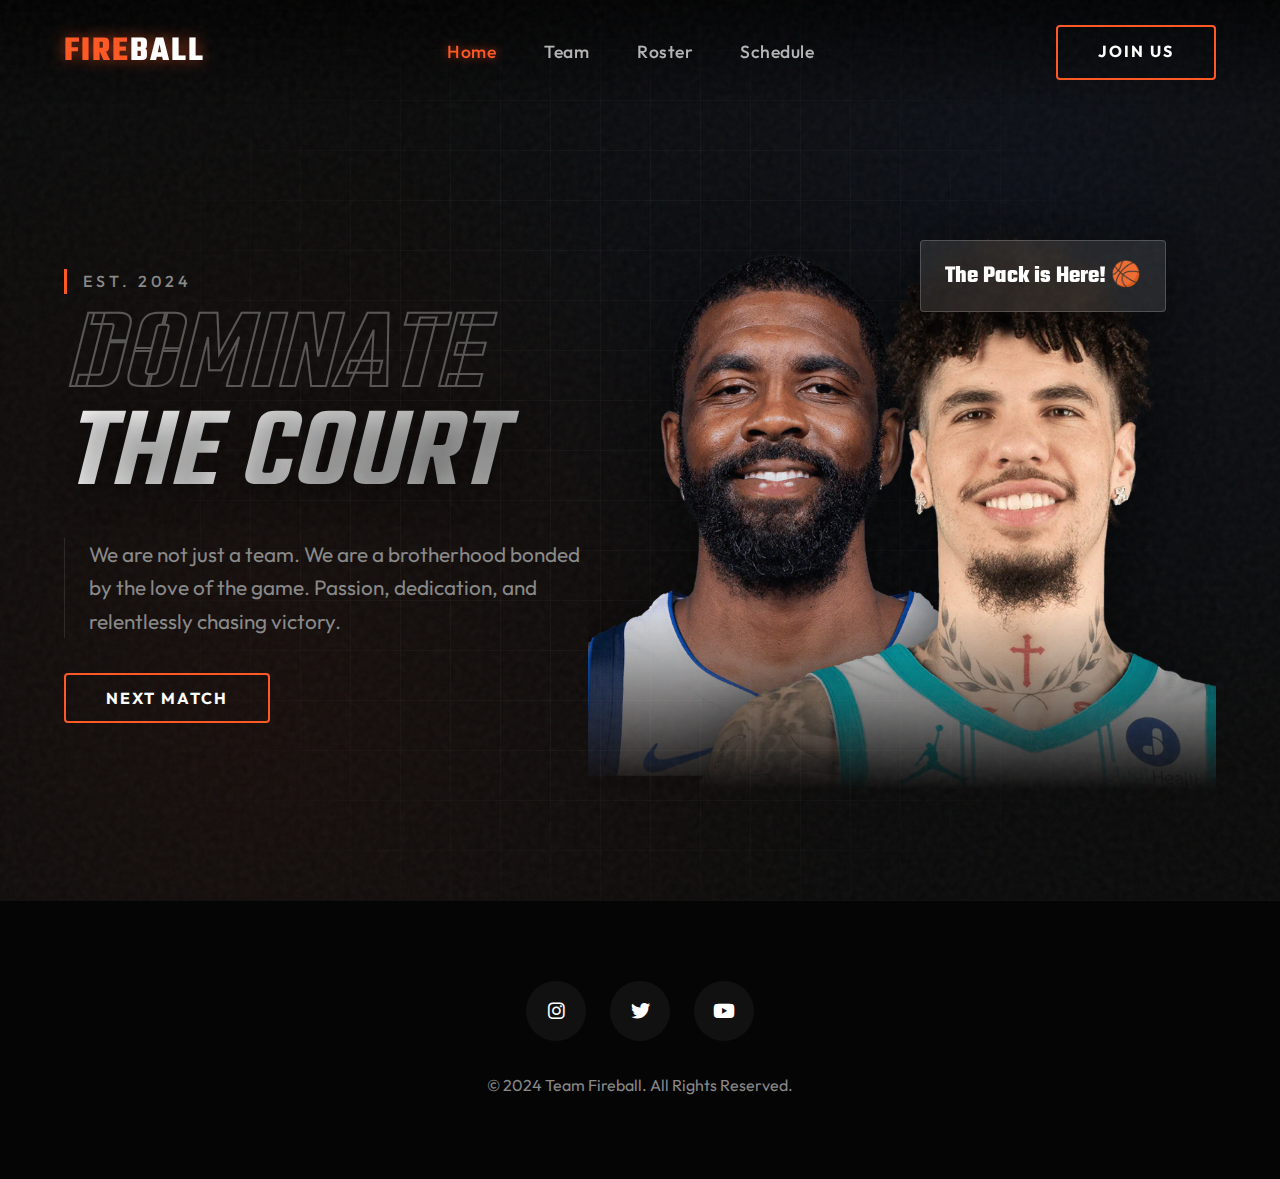
<file: index.html>
<!DOCTYPE html>
<html lang="en">
<head>
    <meta charset="UTF-8">
    <meta name="viewport" content="width=device-width, initial-scale=1.0">
    <title>Team Fireball - Official Basketball Team</title>
    
    <!-- Google Fonts -->
    <link rel="preconnect" href="https://fonts.googleapis.com">
    <link rel="preconnect" href="https://fonts.gstatic.com" crossorigin>
    <link href="https://fonts.googleapis.com/css2?family=Outfit:wght@300;400;600&family=Teko:wght@500;600;700&display=swap" rel="stylesheet">
    
    <!-- Custom CSS -->
    <link rel="stylesheet" href="style.css">
    
    <!-- Font Awesome for Icons -->
    <link rel="stylesheet" href="https://cdnjs.cloudflare.com/ajax/libs/font-awesome/6.0.0/css/all.min.css">
</head>
<body>

    <!-- Header -->
    <header class="header">
        <div class="logo">FIRE<span style="color:white">BALL</span></div>
        <nav>
            <ul class="nav-links">
                <li><a href="index.html" class="nav-link active">Home</a></li>
                <li><a href="about.html" class="nav-link">Team</a></li>
                <li><a href="roster.html" class="nav-link">Roster</a></li>
                <li><a href="schedule.html" class="nav-link">Schedule</a></li>
            </ul>
        </nav>
        <a href="#contact" class="cta-btn">Join Us</a>
    </header>

    <!-- Hero Section -->
    <section id="home" class="hero">
        <div class="hero-bg"></div>
        <div class="hero-container">
            <div class="hero-content">
                <span class="hero-tag">Est. 2024</span>
                <h1 class="hero-title">
                    <span class="outline">Dominate</span>
                    <span class="solid">The Court</span>
                </h1>
                <p class="hero-desc">We are not just a team. We are a brotherhood bonded by the love of the game. Passion, dedication, and relentlessly chasing victory.</p>
                <div class="hero-btns">
                    <a href="schedule.html" class="cta-btn">Next Match</a>
                </div>
            </div>
            
            <!-- Player Duo Static -->
            <div class="hero-player-area">
                <div class="duo-wrapper">
                    <img src="assets/202681.png" alt="Player 1" class="player-static p1">
                    <img src="assets/1630163.png" alt="Player 2" class="player-static p2">
                </div>
                
                <!-- Decorative Elements (Static) -->
                <div class="hero-glow"></div>
                
                <!-- Chat Bubble -->
                <div class="chat-bubble show" id="chatBubble">
                    The Pack is Here! 🏀
                </div>
            </div>
        </div>
    </section>

    <!-- Footer -->
    <footer id="contact">
        <div class="social-links">
            <a href="#" class="social-link"><i class="fab fa-instagram"></i></a>
            <a href="#" class="social-link"><i class="fab fa-twitter"></i></a>
            <a href="#" class="social-link"><i class="fab fa-youtube"></i></a>
        </div>
        <p style="color: var(--text-muted);">&copy; 2024 Team Fireball. All Rights Reserved.</p>
    </footer>

    <!-- Scripts -->
    <script src="script.js"></script>
</body>
</html>
</file>
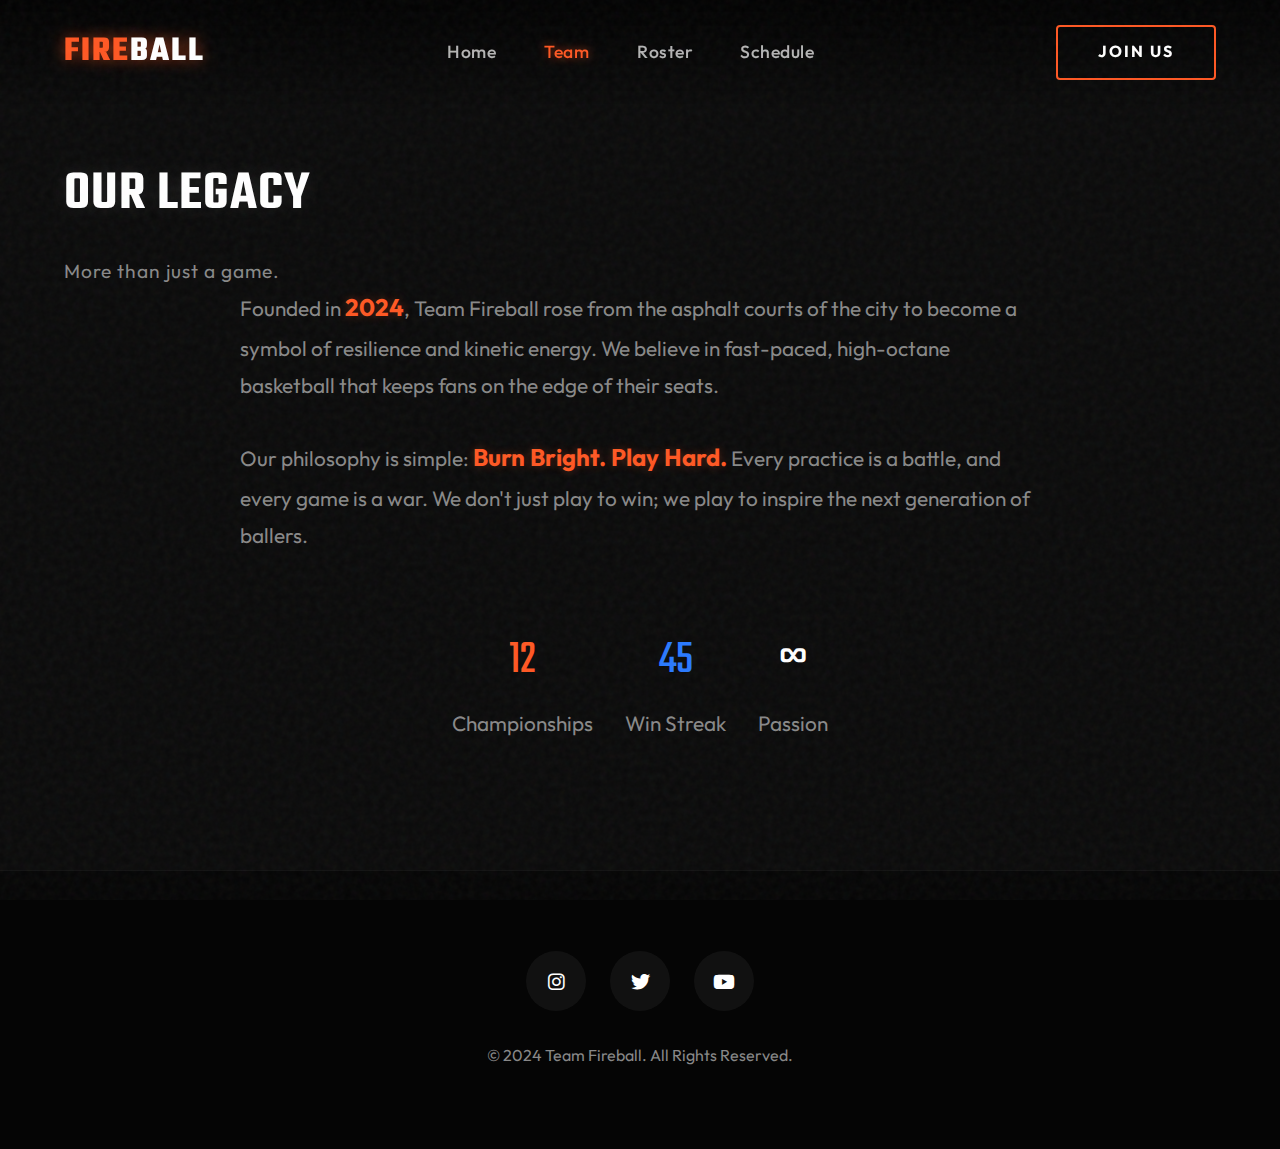
<file: about.html>
<!DOCTYPE html>
<html lang="en">
<head>
    <meta charset="UTF-8">
    <meta name="viewport" content="width=device-width, initial-scale=1.0">
    <title>About Us - Team Fireball</title>
    
    <!-- Google Fonts -->
    <link rel="preconnect" href="https://fonts.googleapis.com">
    <link rel="preconnect" href="https://fonts.gstatic.com" crossorigin>
    <link href="https://fonts.googleapis.com/css2?family=Outfit:wght@300;400;600&family=Teko:wght@500;600;700&display=swap" rel="stylesheet">
    
    <!-- Custom CSS -->
    <link rel="stylesheet" href="style.css">
    
    <!-- Font Awesome for Icons -->
    <link rel="stylesheet" href="https://cdnjs.cloudflare.com/ajax/libs/font-awesome/6.0.0/css/all.min.css">
</head>
<body>

    <!-- Header -->
    <header class="header">
        <div class="logo">FIRE<span style="color:white">BALL</span></div>
        <nav>
            <ul class="nav-links">
                <li><a href="index.html" class="nav-link">Home</a></li>
                <li><a href="about.html" class="nav-link active">Team</a></li>
                <li><a href="roster.html" class="nav-link">Roster</a></li>
                <li><a href="schedule.html" class="nav-link">Schedule</a></li>
            </ul>
        </nav>
        <a href="index.html#contact" class="cta-btn">Join Us</a>
    </header>

    <!-- Main Content -->
    <section class="section" style="padding-top: 150px;">
        <div class="section-header">
            <h2>Our Legacy</h2>
            <p style="color: var(--text-muted);">More than just a game.</p>
        </div>
        
        <div class="about-content">
            <p style="margin-bottom: 2rem;">
                Founded in <span class="about-highlight">2024</span>, Team Fireball rose from the asphalt courts of the city to become a symbol of resilience and kinetic energy. We believe in fast-paced, high-octane basketball that keeps fans on the edge of their seats.
            </p>
            <p style="margin-bottom: 2rem;">
                Our philosophy is simple: <span class="about-highlight">Burn Bright. Play Hard.</span> Every practice is a battle, and every game is a war. We don't just play to win; we play to inspire the next generation of ballers.
            </p>
            
            <div style="margin-top: 4rem; display: flex; gap: 2rem; justify-content: center;">
                <div style="text-align: center;">
                    <div style="font-size: 3rem; font-family: var(--font-heading); color: var(--primary);">12</div>
                    <div>Championships</div>
                </div>
                <div style="text-align: center;">
                    <div style="font-size: 3rem; font-family: var(--font-heading); color: var(--secondary);">45</div>
                    <div>Win Streak</div>
                </div>
                <div style="text-align: center;">
                    <div style="font-size: 3rem; font-family: var(--font-heading); color: white;">∞</div>
                    <div>Passion</div>
                </div>
            </div>
        </div>
    </section>

    <!-- Footer -->
    <footer id="contact">
        <div class="social-links">
            <a href="#" class="social-link"><i class="fab fa-instagram"></i></a>
            <a href="#" class="social-link"><i class="fab fa-twitter"></i></a>
            <a href="#" class="social-link"><i class="fab fa-youtube"></i></a>
        </div>
        <p style="color: var(--text-muted);">&copy; 2024 Team Fireball. All Rights Reserved.</p>
    </footer>

    <script src="script.js"></script>
</body>
</html>
</file>
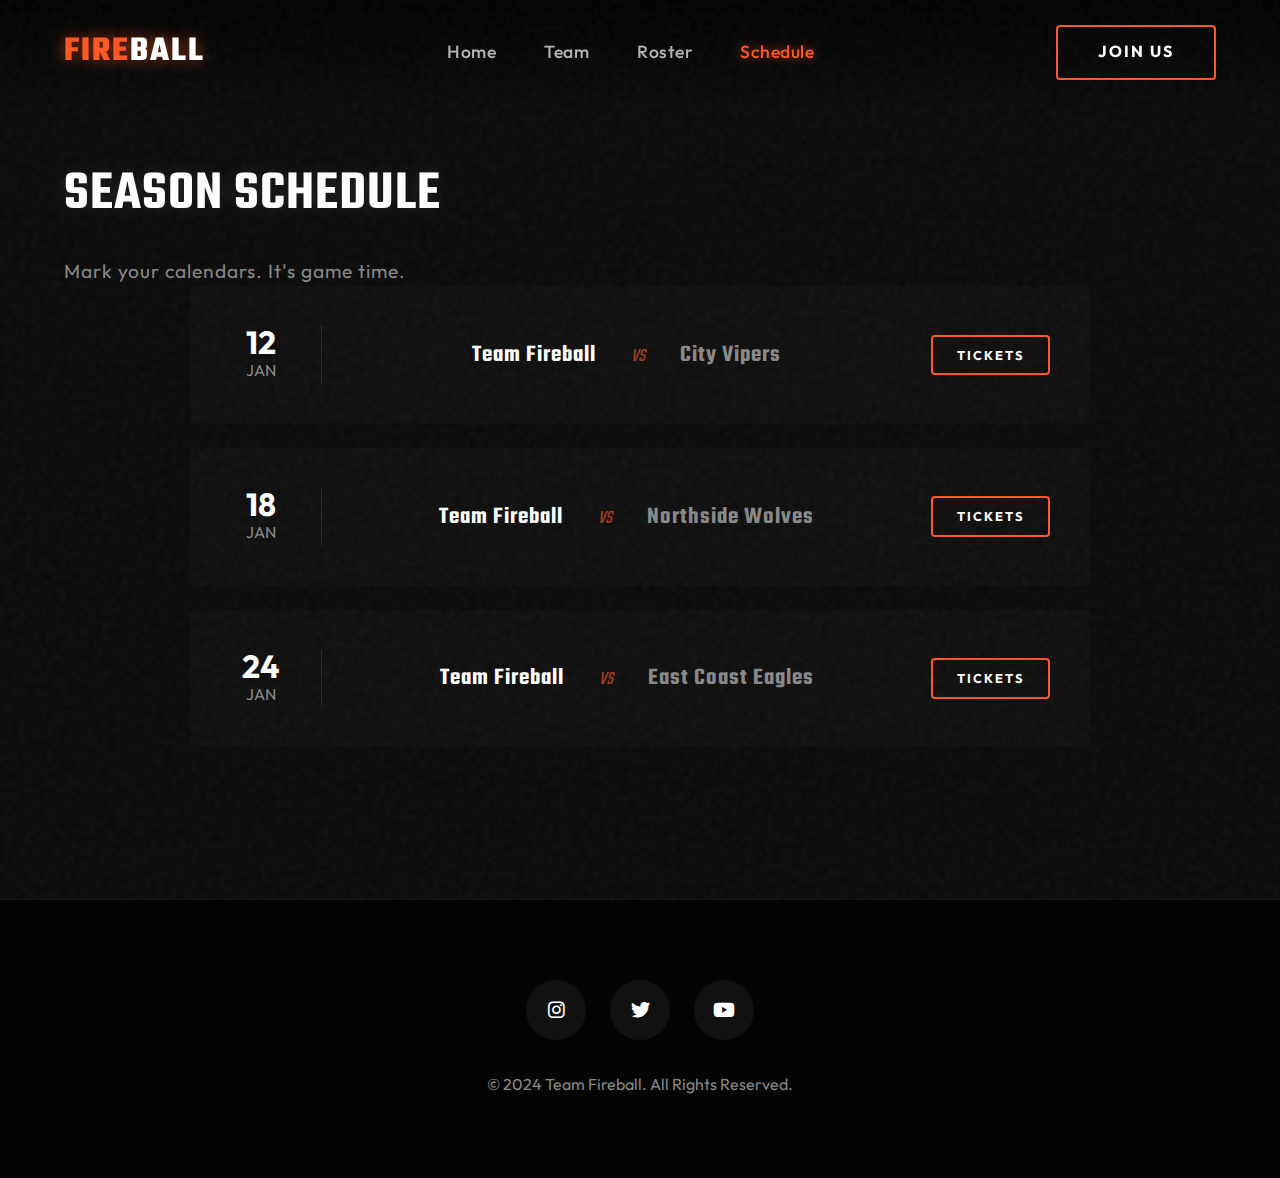
<file: schedule.html>
<!DOCTYPE html>
<html lang="en">
<head>
    <meta charset="UTF-8">
    <meta name="viewport" content="width=device-width, initial-scale=1.0">
    <title>Season Schedule - Team Fireball</title>
    
    <!-- Google Fonts -->
    <link rel="preconnect" href="https://fonts.googleapis.com">
    <link rel="preconnect" href="https://fonts.gstatic.com" crossorigin>
    <link href="https://fonts.googleapis.com/css2?family=Outfit:wght@300;400;600&family=Teko:wght@500;600;700&display=swap" rel="stylesheet">
    
    <!-- Custom CSS -->
    <link rel="stylesheet" href="style.css">
    
    <!-- Font Awesome for Icons -->
    <link rel="stylesheet" href="https://cdnjs.cloudflare.com/ajax/libs/font-awesome/6.0.0/css/all.min.css">
</head>
<body>

    <!-- Header -->
    <header class="header">
        <div class="logo">FIRE<span style="color:white">BALL</span></div>
        <nav>
            <ul class="nav-links">
                <li><a href="index.html" class="nav-link">Home</a></li>
                <li><a href="about.html" class="nav-link">Team</a></li>
                <li><a href="roster.html" class="nav-link">Roster</a></li>
                <li><a href="schedule.html" class="nav-link active">Schedule</a></li>
            </ul>
        </nav>
        <a href="index.html#contact" class="cta-btn">Join Us</a>
    </header>

    <!-- Schedule Section -->
    <section id="schedule" class="section" style="padding-top: 150px;">
        <div class="section-header">
            <h2>Season Schedule</h2>
            <p style="color: var(--text-muted);">Mark your calendars. It's game time.</p>
        </div>

        <div class="schedule-list">
            <div class="match-item">
                <div class="match-date">
                    <span class="match-day">12</span>
                    <span>JAN</span>
                </div>
                <div class="match-teams">
                    <span class="team-name">Team Fireball</span>
                    <span class="vs">VS</span>
                    <span class="team-name" style="color: var(--text-muted)">City Vipers</span>
                </div>
                <a href="#" class="cta-btn" style="padding: 0.5rem 1.5rem; font-size: 0.8rem;">Tickets</a>
            </div>

            <div class="match-item">
                <div class="match-date">
                    <span class="match-day">18</span>
                    <span>JAN</span>
                </div>
                <div class="match-teams">
                    <span class="team-name">Team Fireball</span>
                    <span class="vs">VS</span>
                    <span class="team-name" style="color: var(--text-muted)">Northside Wolves</span>
                </div>
                <a href="#" class="cta-btn" style="padding: 0.5rem 1.5rem; font-size: 0.8rem;">Tickets</a>
            </div>

            <div class="match-item">
                <div class="match-date">
                    <span class="match-day">24</span>
                    <span>JAN</span>
                </div>
                <div class="match-teams">
                    <span class="team-name">Team Fireball</span>
                    <span class="vs">VS</span>
                    <span class="team-name" style="color: var(--text-muted)">East Coast Eagles</span>
                </div>
                <a href="#" class="cta-btn" style="padding: 0.5rem 1.5rem; font-size: 0.8rem;">Tickets</a>
            </div>
        </div>
    </section>

    <!-- Footer -->
    <footer id="contact">
        <div class="social-links">
            <a href="#" class="social-link"><i class="fab fa-instagram"></i></a>
            <a href="#" class="social-link"><i class="fab fa-twitter"></i></a>
            <a href="#" class="social-link"><i class="fab fa-youtube"></i></a>
        </div>
        <p style="color: var(--text-muted);">&copy; 2024 Team Fireball. All Rights Reserved.</p>
    </footer>

    <script src="script.js"></script>
</body>
</html>
</file>
<file: style.css>
/* Premium Cyber-Sport Design */
:root {
  --primary: #ff5722;
  --primary-glow: rgba(255, 87, 34, 0.6);
  --secondary: #2979ff;
  --dark-bg: #0a0a0a;
  --card-bg: #141414;
  --text-main: #ffffff;
  --text-muted: #888888;
  --font-heading: "Teko", sans-serif;
  --font-body: "Outfit", sans-serif;
  --transition: all 0.3s cubic-bezier(0.23, 1, 0.32, 1);
}

* {
  margin: 0;
  padding: 0;
  box-sizing: border-box;
}

html {
  scroll-behavior: smooth;
}

body {
  background-color: var(--dark-bg);
  color: var(--text-main);
  font-family: var(--font-body);
  line-height: 1.6;
  overflow-x: hidden;
  position: relative;
}

/* Noise Texture Overlay */
body::before {
  content: "";
  position: fixed;
  top: 0;
  left: 0;
  width: 100vw;
  height: 100vh;
  background-image: url("data:image/svg+xml,%3Csvg viewBox='0 0 200 200' xmlns='http://www.w3.org/2000/svg'%3E%3Cfilter id='noiseFilter'%3E%3CfeTurbulence type='fractalNoise' baseFrequency='0.65' numOctaves='3' stitchTiles='stitch'/%3E%3C/filter%3E%3Crect width='100%25' height='100%25' filter='url(%23noiseFilter)' opacity='0.05'/%3E%3C/svg%3E");
  pointer-events: none;
  z-index: 9999;
}

a {
  text-decoration: none;
  color: inherit;
  transition: var(--transition);
}

ul {
  list-style: none;
}

/* Typography */
h1,
h2,
h3,
h4,
h5,
h6 {
  font-family: var(--font-heading);
  text-transform: uppercase;
  letter-spacing: 1px;
  font-weight: 600;
}

h2 {
  font-size: 3.5rem;
  margin-bottom: 1rem;
  color: #fff;
  text-shadow: 0 0 20px rgba(255, 255, 255, 0.1);
}

/* Header */
.header {
  position: fixed;
  top: 0;
  left: 0;
  width: 100%;
  padding: 1.5rem 5%;
  display: flex;
  justify-content: space-between;
  align-items: center;
  z-index: 1000;
  transition: var(--transition);
  background: linear-gradient(to bottom, rgba(0, 0, 0, 0.8), transparent);
}

.header.scrolled {
  background: rgba(10, 10, 10, 0.9);
  backdrop-filter: blur(15px);
  padding: 1rem 5%;
  border-bottom: 1px solid rgba(255, 255, 255, 0.05);
}

.logo {
  font-size: 2.2rem;
  font-weight: 800;
  font-family: var(--font-heading);
  color: var(--primary);
  text-shadow: 0 0 15px var(--primary-glow);
  letter-spacing: 2px;
}

.nav-links {
  display: flex;
  gap: 3rem;
}

.nav-link {
  font-size: 1.1rem;
  font-weight: 500;
  position: relative;
  opacity: 0.7;
  letter-spacing: 0.5px;
}

.nav-link.active,
.nav-link:hover {
  opacity: 1;
  color: var(--primary);
  text-shadow: 0 0 10px var(--primary-glow);
}

.cta-btn {
  padding: 0.8rem 2.5rem;
  background: transparent;
  color: white;
  border: 2px solid var(--primary);
  border-radius: 4px; /* Sharper corners for cyber look */
  font-weight: 700;
  text-transform: uppercase;
  letter-spacing: 2px;
  position: relative;
  overflow: hidden;
  z-index: 1;
}

.cta-btn::before {
  content: "";
  position: absolute;
  top: 0;
  left: 0;
  width: 0%;
  height: 100%;
  background: var(--primary);
  transition: var(--transition);
  z-index: -1;
  transform: skewX(-20deg);
  transform-origin: left;
}

.cta-btn:hover::before {
  width: 150%;
}

.cta-btn:hover {
  box-shadow: 0 0 20px var(--primary-glow);
  border-color: var(--primary);
}

/* Hero Section */
.hero {
  min-height: 100vh;
  display: flex;
  align-items: center;
  padding: 0 5%;
  position: relative;
  overflow: hidden;
  padding-top: 80px;
}

.hero-bg {
  position: absolute;
  top: 0;
  left: 0;
  width: 100%;
  height: 100%;
  background: radial-gradient(
      circle at 80% 20%,
      rgba(41, 121, 255, 0.05),
      transparent 50%
    ),
    radial-gradient(circle at 20% 80%, rgba(255, 87, 34, 0.05), transparent 50%);
  z-index: -1;
}

/* Grid Pattern */
.hero-bg::after {
  content: "";
  position: absolute;
  width: 100%;
  height: 100%;
  background-image: linear-gradient(
      rgba(255, 255, 255, 0.03) 1px,
      transparent 1px
    ),
    linear-gradient(90deg, rgba(255, 255, 255, 0.03) 1px, transparent 1px);
  background-size: 50px 50px;
  z-index: -1;
  mask-image: radial-gradient(circle at center, black 40%, transparent 80%);
}

.hero-container {
  display: flex;
  align-items: center;
  justify-content: space-between;
  width: 100%;
  max-width: 1300px;
  margin: 0 auto;
  flex-wrap: wrap-reverse;
}

.hero-content {
  flex: 1;
  min-width: 300px;
  z-index: 2;
}

.hero-player-area {
  flex: 1.2;
  min-width: 300px;
  display: flex;
  justify-content: center;
  align-items: center;
  position: relative;
  height: 600px;
}

/* Player Slideshow / Duo Wrapper */
.duo-wrapper {
  position: relative;
  width: 100%;
  height: 100%;
  display: flex;
  justify-content: center;
  align-items: flex-end;
  /* CSS Mask for perfect blending */
  mask-image: linear-gradient(to bottom, black 70%, transparent 100%);
  -webkit-mask-image: linear-gradient(to bottom, black 70%, transparent 100%);
}

.player-static {
  position: absolute;
  max-height: 95%;
  width: auto;
  object-fit: contain;
  filter: drop-shadow(0 20px 40px rgba(0, 0, 0, 0.8));
  transition: transform 0.3s ease;
}

/* Composition: Overlapping Duo - Widened */
.player-static.p1 {
  transform: translateX(-120px) scale(0.95); /* Increased spacing */
  z-index: 1;
  filter: drop-shadow(0 20px 40px rgba(0, 0, 0, 0.8)) brightness(0.9);
}

.player-static.p2 {
  transform: translateX(120px); /* Increased spacing */
  z-index: 2;
}

/* Mask removed - logic moved to .duo-wrapper mask-image */

/* Glow Effect */
.hero-glow {
  position: absolute;
  width: 500px;
  height: 500px;
  border-radius: 50%;
  filter: blur(80px);
  z-index: 0;
  opacity: 0.6;
}

/* Floating Particles */
.hero-particles {
  position: absolute;
  width: 100%;
  height: 100%;
  pointer-events: none;
  z-index: 3;
}

.particle {
  position: absolute;
  width: 8px;
  height: 8px;
  background: var(--primary);
  border-radius: 50%;
  opacity: 0.6;
  animation: particle-float 4s ease-in-out infinite;
}

.particle:nth-child(1) {
  left: 20%;
  top: 30%;
  animation-delay: 0s;
}
.particle:nth-child(2) {
  left: 70%;
  top: 20%;
  animation-delay: 0.5s;
}
.particle:nth-child(3) {
  left: 40%;
  top: 60%;
  animation-delay: 1s;
}
.particle:nth-child(4) {
  left: 80%;
  top: 70%;
  animation-delay: 1.5s;
}
.particle:nth-child(5) {
  left: 10%;
  top: 80%;
  animation-delay: 2s;
}

@keyframes float {
  0%,
  100% {
    transform: translateY(0) scale(1);
  }
  50% {
    transform: translateY(-15px) scale(1.02);
  }
}

@keyframes pulse-glow {
  0%,
  100% {
    opacity: 0.5;
    transform: scale(1);
  }
  50% {
    opacity: 0.8;
    transform: scale(1.1);
  }
}

@keyframes particle-float {
  0%,
  100% {
    transform: translateY(0) translateX(0);
    opacity: 0.6;
  }
  50% {
    transform: translateY(-30px) translateX(10px);
    opacity: 1;
  }
}

/* Chat Bubble */
.chat-bubble {
  position: absolute;
  top: 50px;
  right: 50px;
  background: rgba(255, 255, 255, 0.1);
  backdrop-filter: blur(10px);
  color: #fff;
  padding: 1rem 1.5rem;
  border: 1px solid rgba(255, 255, 255, 0.2);
  border-radius: 4px;
  font-weight: 700;
  font-family: var(--font-heading);
  font-size: 1.5rem;
  box-shadow: 0 10px 30px rgba(0, 0, 0, 0.5);
  opacity: 0;
  transform: translateY(10px);
  transition: var(--transition);
  max-width: 250px;
  text-align: center;
}

.chat-bubble.show {
  opacity: 1;
  transform: translateY(0);
}

.hero-tag {
  color: var(--text-muted);
  font-weight: 500;
  letter-spacing: 4px;
  text-transform: uppercase;
  margin-bottom: 1rem;
  display: block;
  border-left: 3px solid var(--primary);
  padding-left: 1rem;
}

.hero-title {
  font-size: clamp(4rem, 9vw, 8rem);
  line-height: 0.85;
  margin-bottom: 2rem;
  text-transform: uppercase;
  font-style: italic; /* Speed */
}

/* "Dominate" Outline Effect */
.hero-title span.outline {
  color: transparent;
  -webkit-text-stroke: 2px rgba(255, 255, 255, 0.3);
  display: block;
}

/* "The Court" Gradient */
.hero-title span.solid {
  background: linear-gradient(to right, #fff, #aaa);
  -webkit-background-clip: text;
  -webkit-text-fill-color: transparent;
  display: block;
  text-shadow: 0 10px 30px rgba(0, 0, 0, 0.5);
}

.hero-desc {
  font-size: 1.3rem;
  color: var(--text-muted);
  margin-bottom: 3rem;
  max-width: 550px;
  border-left: 1px solid rgba(255, 255, 255, 0.1);
  padding-left: 1.5rem;
}

/* Sections */
.section {
  padding: 8rem 5%;
}

.section-header p {
  font-size: 1.2rem;
  letter-spacing: 1px;
}

/* Roster / Grid */
.roster-grid {
  display: grid;
  grid-template-columns: repeat(auto-fit, minmax(320px, 1fr));
  gap: 2.5rem;
}

.player-card {
  background: var(--card-bg);
  border-radius: 4px;
  position: relative;
  transition: var(--transition);
  border: 1px solid rgba(255, 255, 255, 0.05);
}

/* Neon Glow Hover */
.player-card:hover {
  transform: translateY(-10px) scale(1.02);
  border-color: var(--primary);
  box-shadow: 0 0 30px rgba(255, 87, 34, 0.15);
}

.player-img-container {
  height: 450px;
  background: radial-gradient(circle at center, #222, #111);
  display: flex;
  justify-content: center;
  align-items: flex-end;
  position: relative;
  overflow: hidden;
}

.player-img {
  width: 100%;
  height: 100%;
  object-fit: cover;
  transition: transform 0.6s cubic-bezier(0.2, 0.8, 0.2, 1);
  filter: grayscale(100%) contrast(1.2); /* Dramatic B&W */
}

.player-card:hover .player-img {
  transform: scale(1.1);
  filter: grayscale(0%) contrast(1.1); /* Color on hover */
}

.player-info {
  position: absolute;
  bottom: 0;
  left: 0;
  width: 100%;
  padding: 2rem;
  background: linear-gradient(to top, #000, transparent);
  transform: translateY(10px);
}

.player-num {
  font-family: var(--font-heading);
  font-size: 5rem;
  color: rgba(255, 255, 255, 0.05);
  position: absolute;
  top: 20px;
  right: 20px;
  font-weight: 700;
  line-height: 1;
}

.player-card:hover .player-num {
  color: rgba(255, 87, 34, 0.2);
}

.player-name {
  font-size: 1.8rem;
  margin-bottom: 0.2rem;
  color: #fff;
}

.player-pos {
  color: var(--primary);
  font-weight: 600;
  text-transform: uppercase;
  font-size: 0.9rem;
  letter-spacing: 2px;
}

/* Schedule */
.schedule-list {
  max-width: 900px;
  margin: 0 auto;
}

.match-item {
  background: rgba(255, 255, 255, 0.02);
  padding: 2.5rem;
  border-radius: 4px;
  display: flex;
  justify-content: space-between;
  align-items: center;
  margin-bottom: 1.5rem;
  border-left: 2px solid transparent;
  transition: var(--transition);
}

.match-item:hover {
  border-left-color: var(--primary);
  background: rgba(255, 255, 255, 0.05);
  transform: translateX(10px);
}

.match-date {
  display: flex;
  flex-direction: column;
  align-items: center;
  min-width: 90px;
  color: var(--text-muted);
  border-right: 1px solid rgba(255, 255, 255, 0.1);
  padding-right: 2rem;
}

.match-day {
  font-size: 2rem;
  font-weight: 700;
  color: #fff;
  line-height: 1;
}

.team-name {
  font-size: 1.5rem;
  font-weight: 600;
  font-family: var(--font-heading);
  letter-spacing: 1px;
}

.vs {
  color: var(--primary);
  font-family: var(--font-heading);
  font-size: 1.2rem;
  margin: 0 2rem;
  font-style: italic;
  opacity: 0.6;
}

/* About Page Styles */
.about-content {
  max-width: 800px;
  margin: 0 auto;
  font-size: 1.3rem;
  color: var(--text-muted);
  line-height: 1.8;
}

.about-highlight {
  color: var(--primary);
  font-weight: 700;
  font-size: 1.5rem;
  text-shadow: 0 0 10px rgba(255, 87, 34, 0.3);
}

/* Footer */
footer {
  padding: 5rem 5%;
  background: #050505;
  border-top: 1px solid rgba(255, 255, 255, 0.05);
  text-align: center;
}

.social-links {
  display: flex;
  justify-content: center;
  gap: 1.5rem;
  margin-bottom: 2rem;
}

.social-link {
  width: 60px;
  height: 60px;
  border-radius: 50%;
  background: rgba(255, 255, 255, 0.05);
  display: flex;
  align-items: center;
  justify-content: center;
  font-size: 1.2rem;
  transition: var(--transition);
}

.social-link:hover {
  background: var(--primary);
  transform: scale(1.1) rotate(10deg);
  box-shadow: 0 0 20px var(--primary-glow);
}

/* Mobile */
@media (max-width: 900px) {
  .header {
    padding: 1rem 5%;
  }

  .nav-links {
    display: none;
  }

  .hero-container {
    flex-direction: column-reverse;
    text-align: center;
    padding-top: 2rem;
  }

  .hero-title {
    font-size: 3.5rem;
    margin-bottom: 1rem;
  }

  .hero-desc {
    margin: 0 auto 2rem auto;
    border: none;
    padding: 0;
  }

  .hero-mascot-area {
    height: 400px;
    margin-bottom: 2rem;
  }

  .hero-tag {
    border: none;
    margin-bottom: 0.5rem;
  }

  .match-item {
    flex-direction: column;
    gap: 1.5rem;
    text-align: center;
    padding: 1.5rem;
  }

  .match-date {
    border-right: none;
    border-bottom: 1px solid rgba(255, 255, 255, 0.1);
    padding-bottom: 1rem;
    padding-right: 0;
    width: 100%;
    margin-bottom: 1rem;
  }

  .match-teams {
    flex-direction: column;
    gap: 0.5rem;
  }
}
</file>
